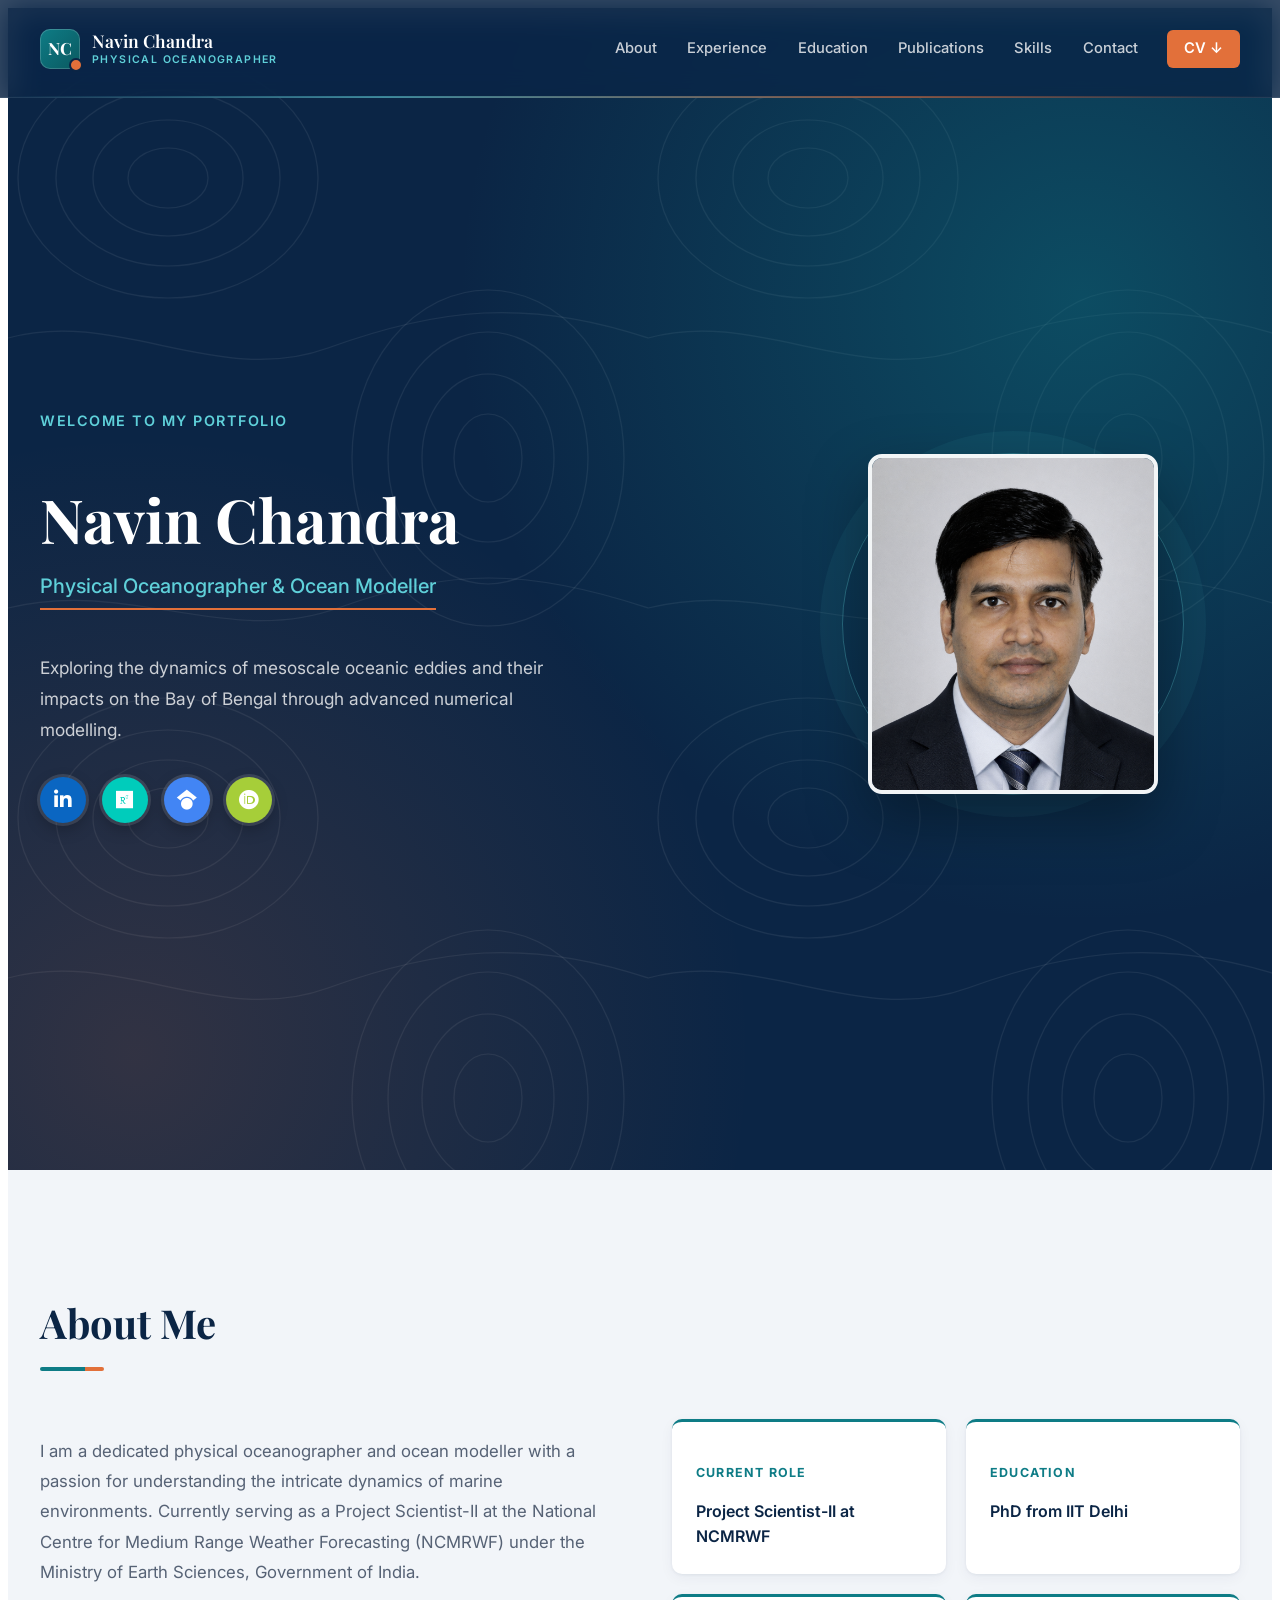
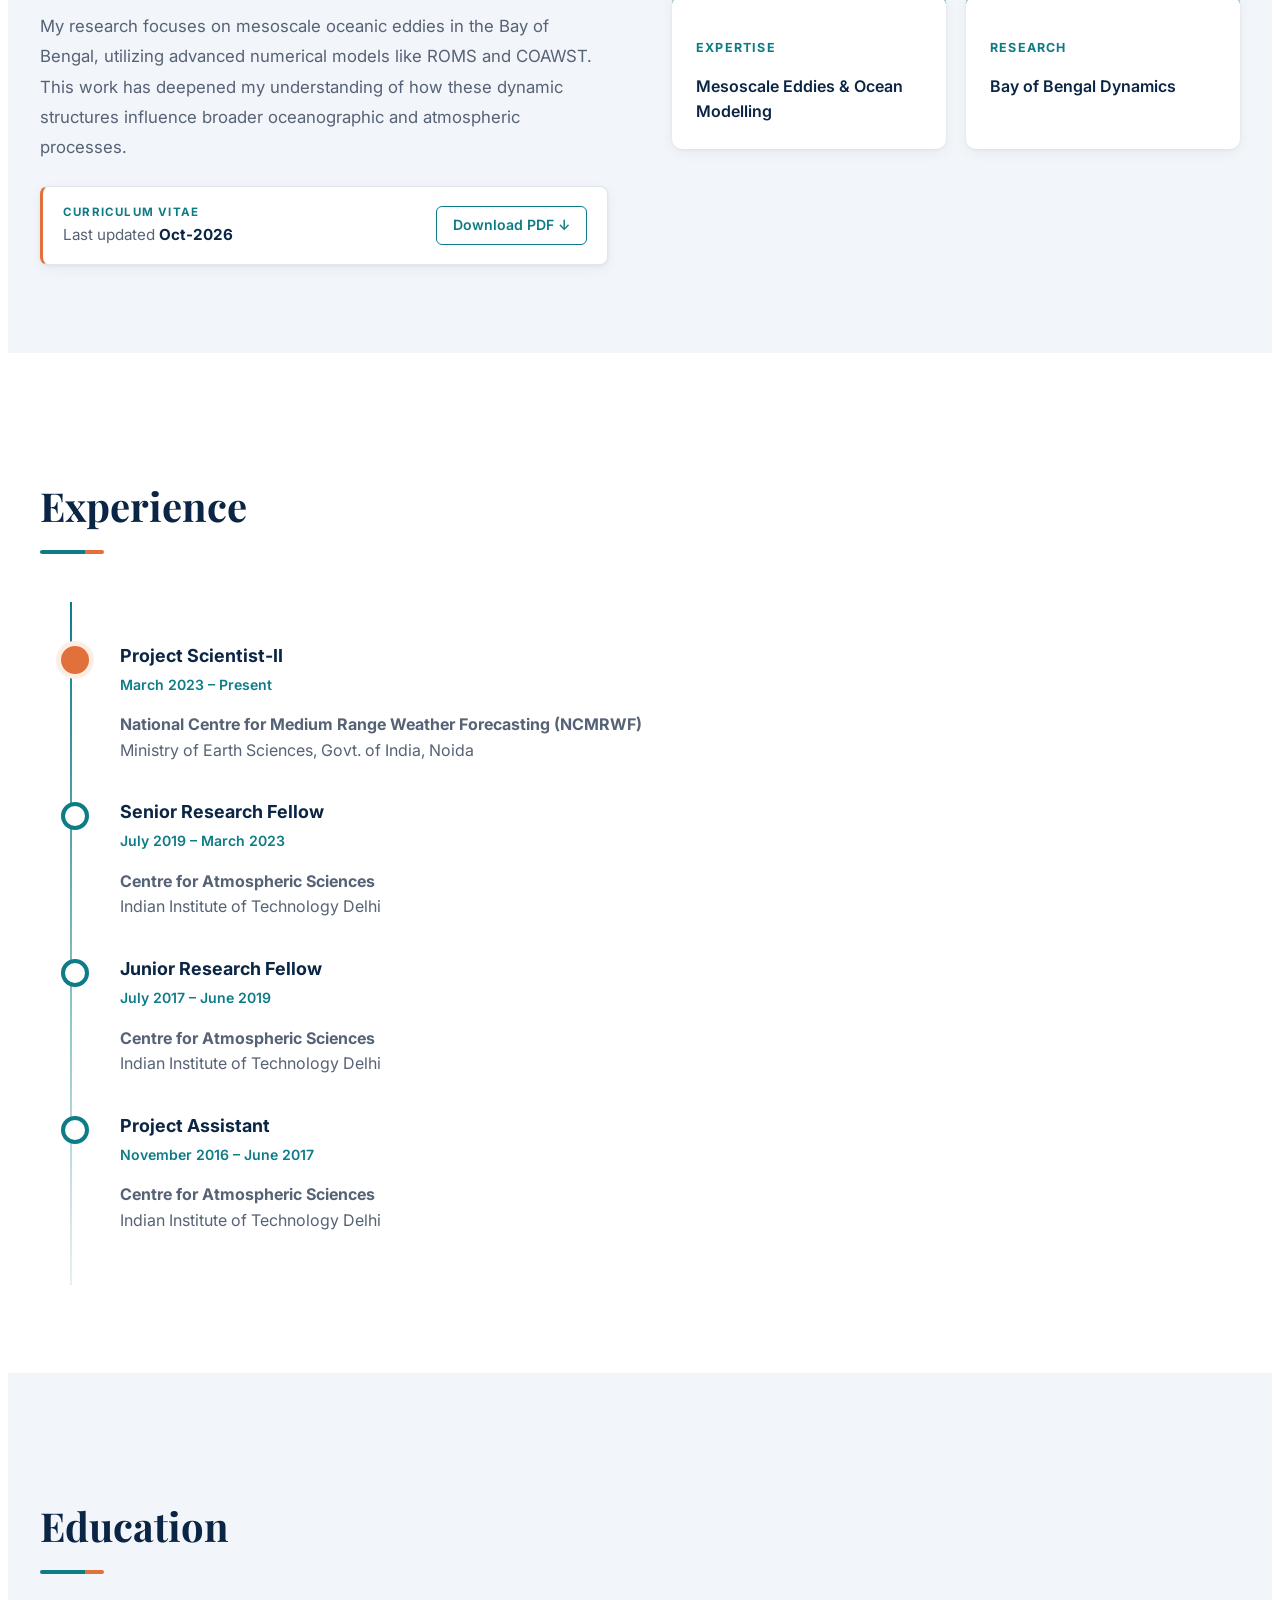
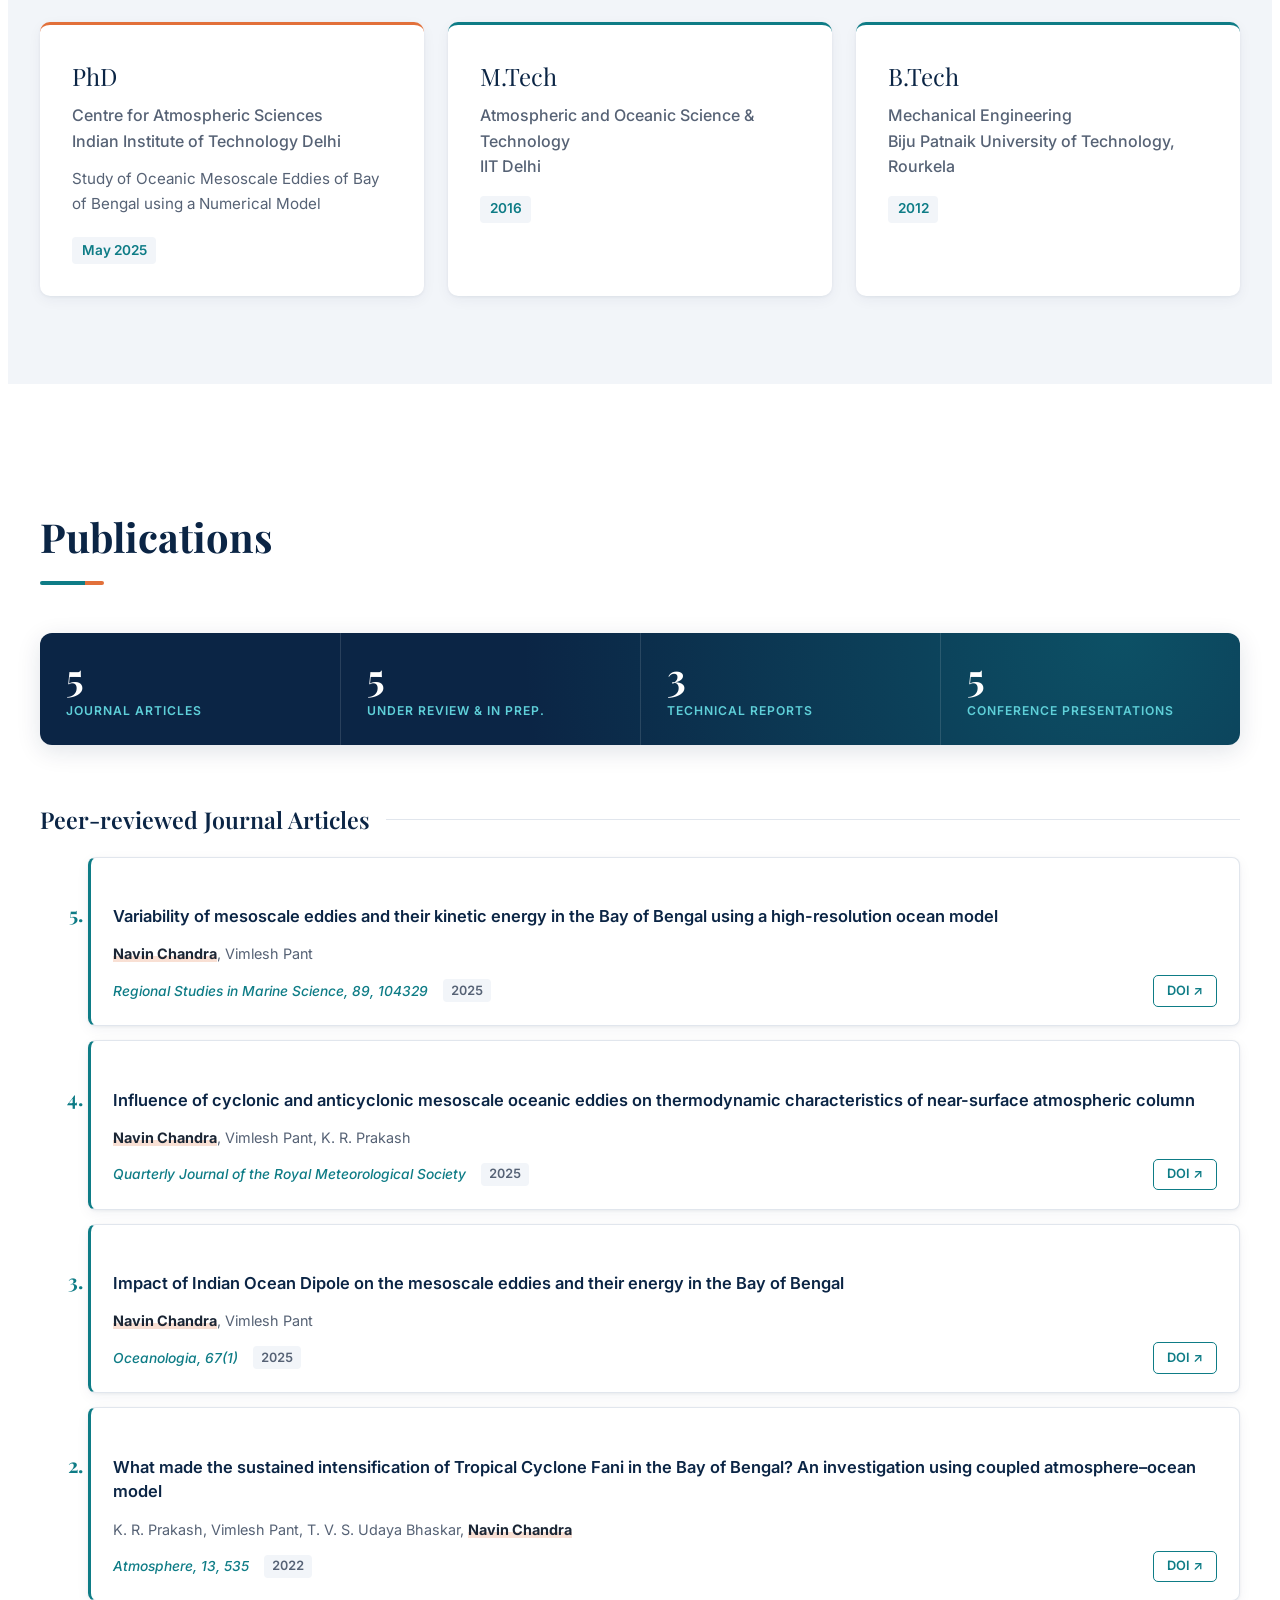
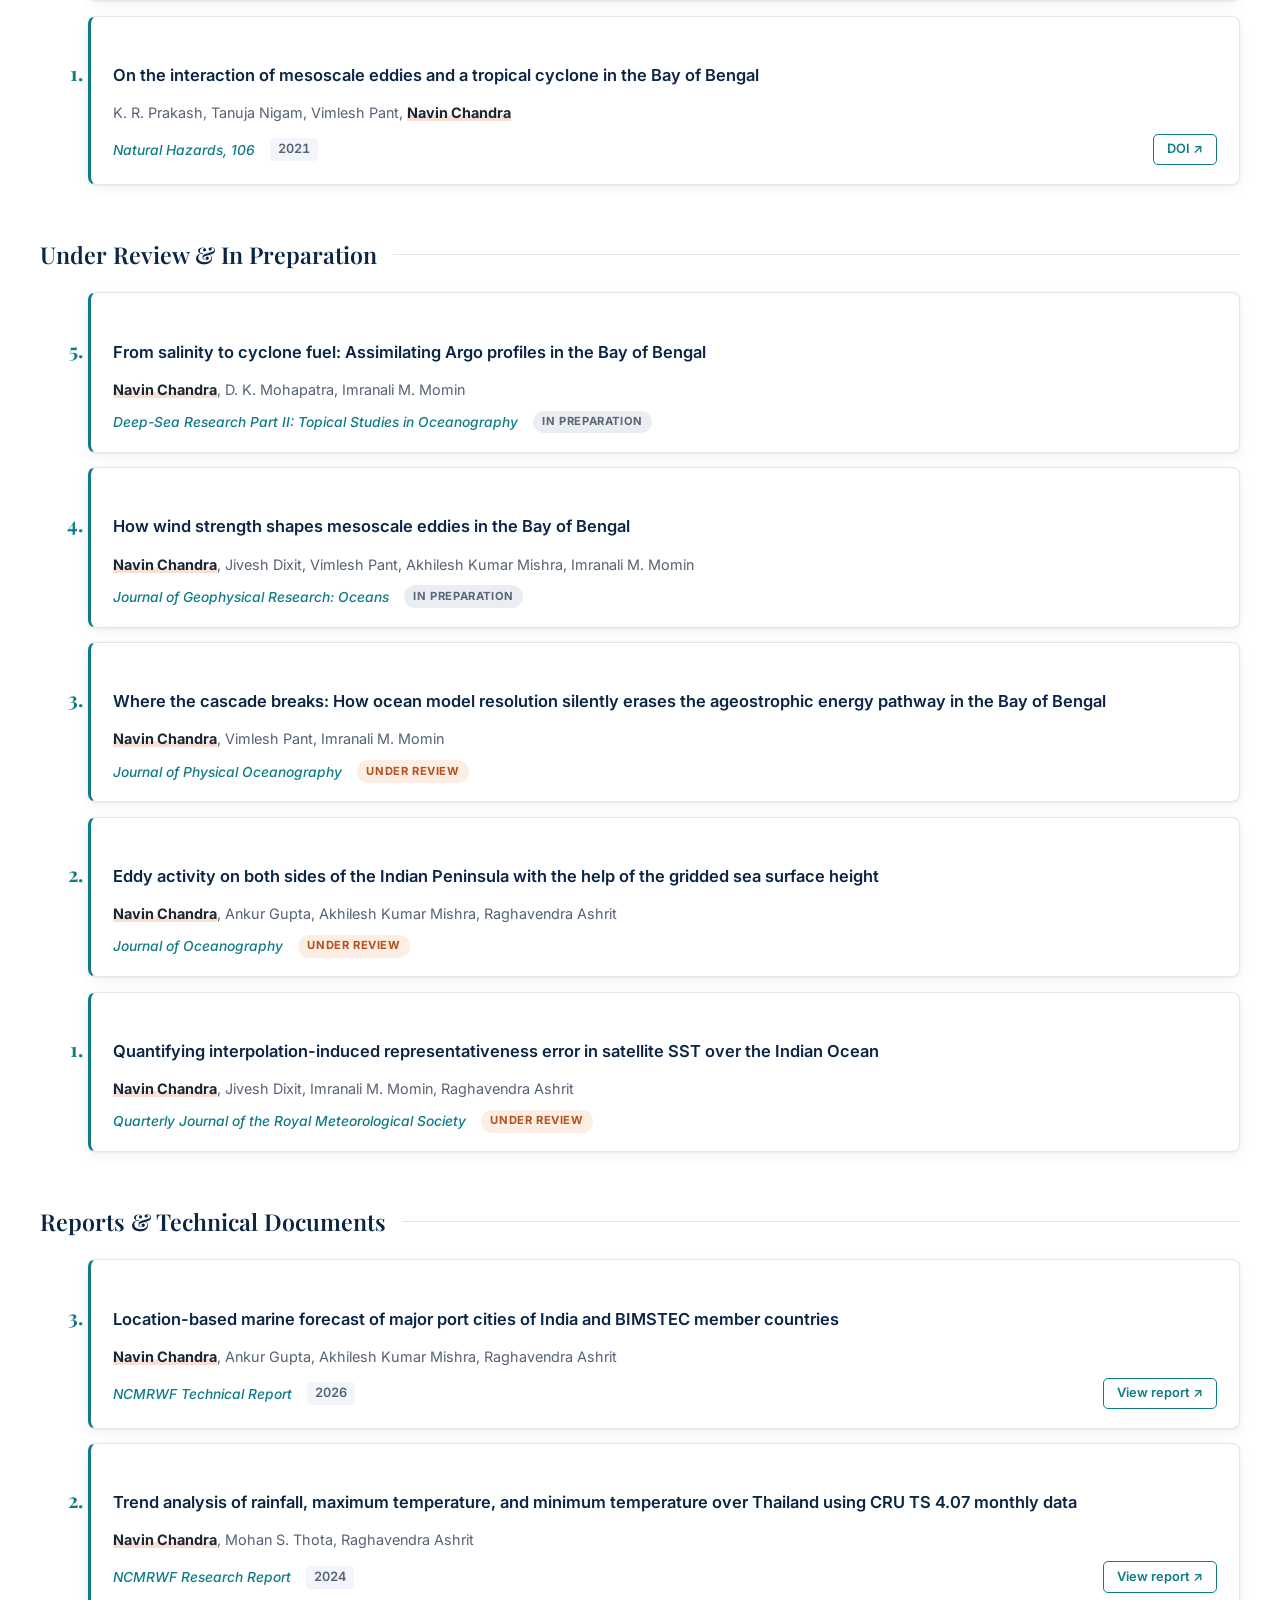
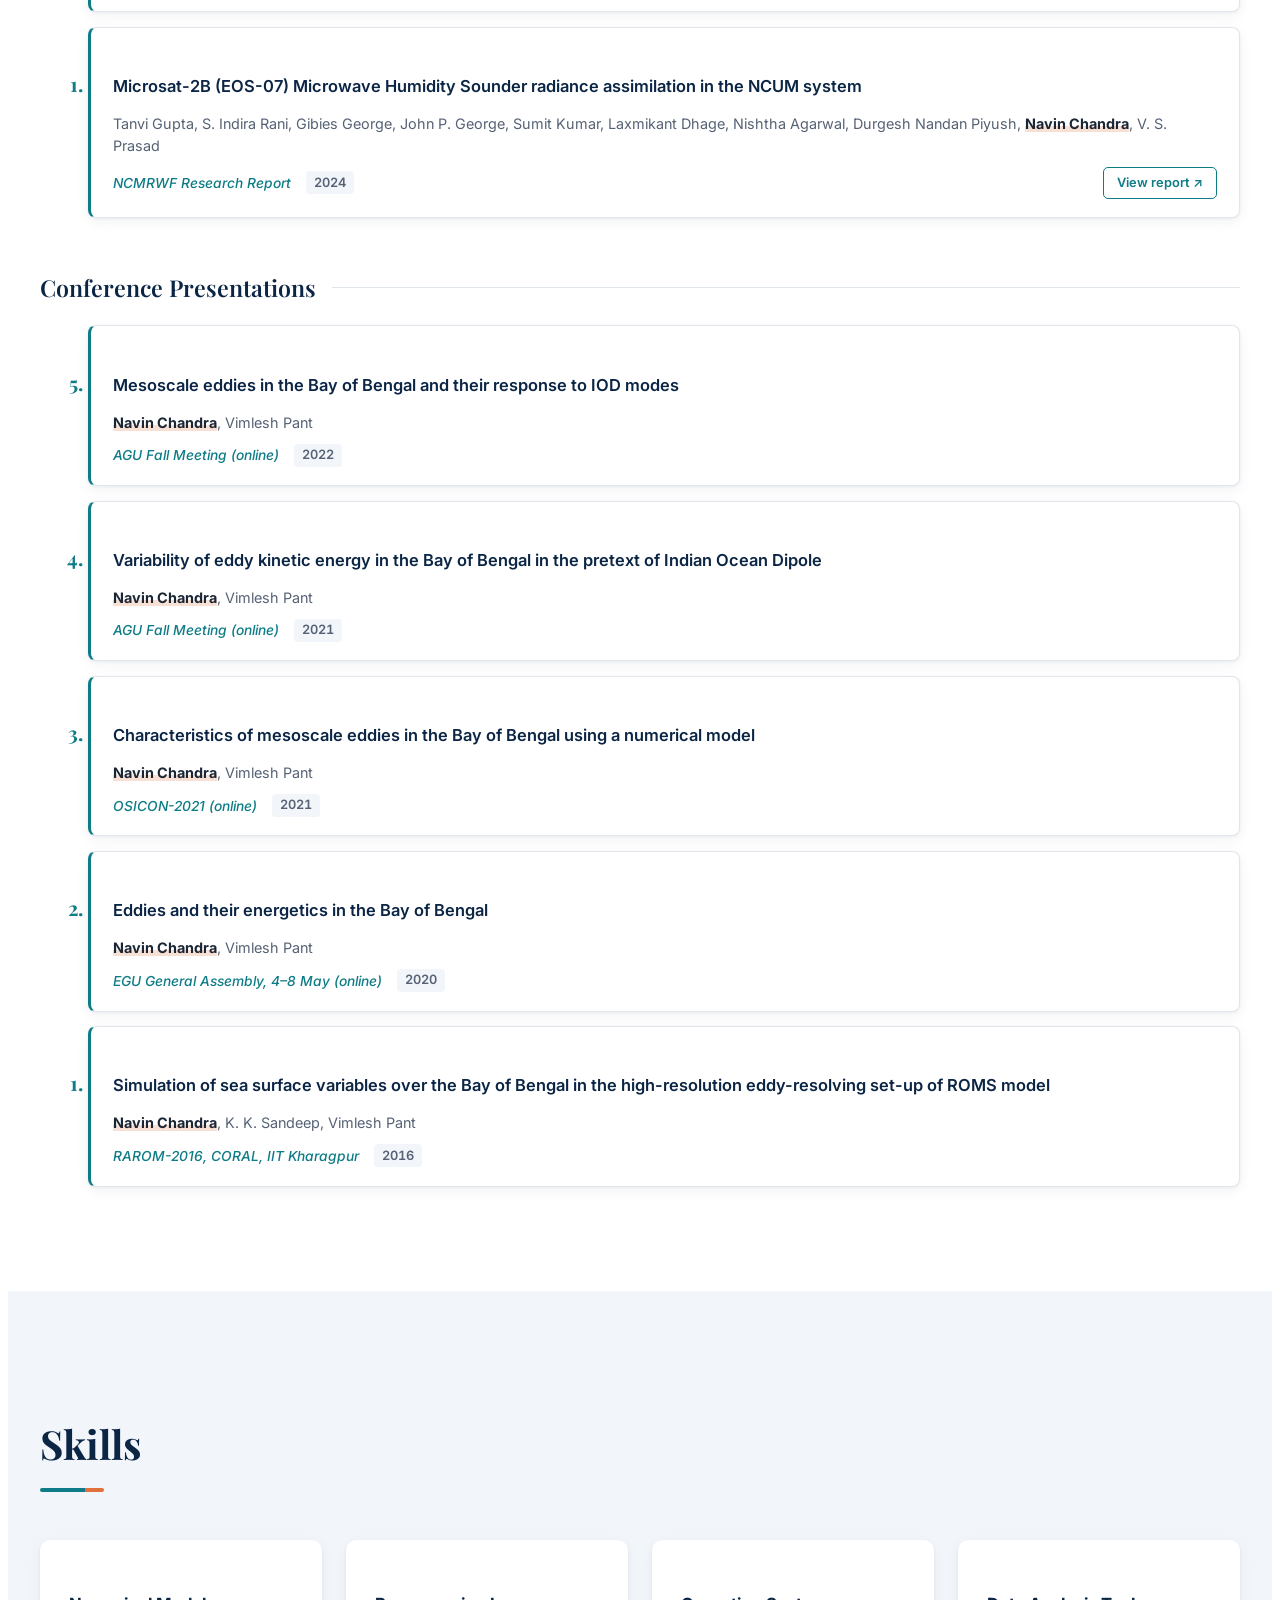
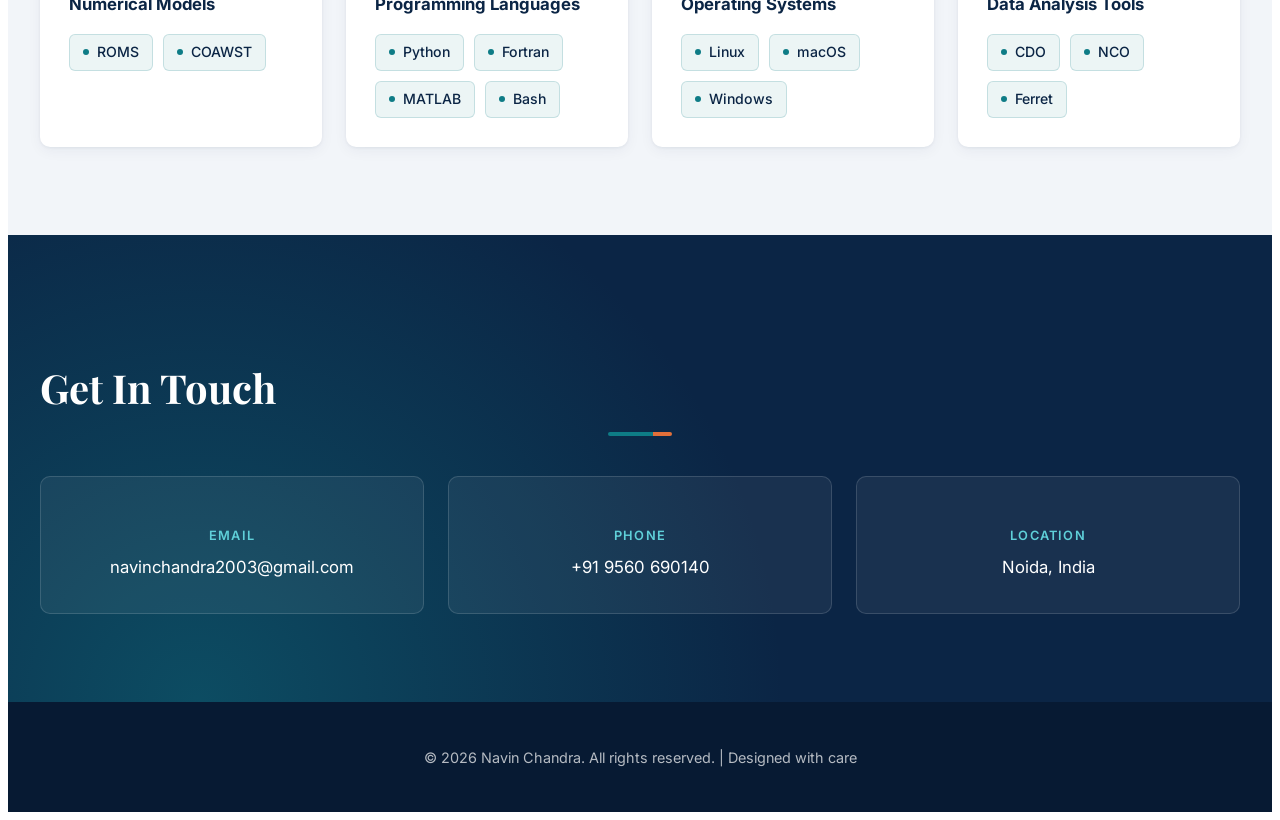
<file: index.html>
<!DOCTYPE html>
<html lang="en">
<head>
    <meta charset="UTF-8">
    <meta name="viewport" content="width=device-width, initial-scale=1.0">
    <title>Navin Chandra - Physical Oceanographer</title>
    <link href="https://fonts.googleapis.com/css2?family=Playfair+Display:wght@600;700&family=Inter:wght@400;500;600;700&display=swap" rel="stylesheet">
    <!-- Brand icons (LinkedIn, ResearchGate, ORCID, Google Scholar) -->
    <link rel="stylesheet" href="https://cdnjs.cloudflare.com/ajax/libs/font-awesome/6.5.2/css/all.min.css" crossorigin="anonymous" referrerpolicy="no-referrer">
    <link rel="stylesheet" href="style.css">
    <script src="script.js" defer></script>
</head>
<body>
    <!-- Navigation -->
    <nav>
        <div class="container">
            <a href="#home" class="logo" aria-label="Navin Chandra, back to top">
                <span class="logo-mark">NC</span>
                <span class="logo-text">Navin Chandra<small>Physical Oceanographer</small></span>
            </a>

            <!-- Mobile menu toggle (works without JavaScript) -->
            <input type="checkbox" id="nav-toggle" class="nav-toggle" aria-label="Open menu">
            <label for="nav-toggle" class="nav-burger" aria-hidden="true"><span></span></label>

            <ul class="nav-links">
                <li><a href="#about">About</a></li>
                <li><a href="#experience">Experience</a></li>
                <li><a href="#education">Education</a></li>
                <li><a href="#publication">Publications</a></li>
                <li><a href="#skills">Skills</a></li>
                <li><a href="#contact">Contact</a></li>
                <li class="nav-cv"><a href="Navin_Chandra_CV.pdf" target="_blank" rel="noopener">CV ↓</a></li>
            </ul>
        </div>
    </nav>

    <!-- Hero Section -->
    <section class="hero" id="home">
        <div class="container">
            <div class="hero-content">
                <p style="font-size: 0.9rem; color: var(--accent); font-weight: 600; text-transform: uppercase; letter-spacing: 1.5px;">Welcome to my portfolio</p>
                <h1>Navin Chandra</h1>
                <div class="subtitle">Physical Oceanographer & Ocean Modeller</div>
                <p>Exploring the dynamics of mesoscale oceanic eddies and their impacts on the Bay of Bengal through advanced numerical modelling.</p>
                
                <div class="social-links">
                    <a class="social--linkedin" href="https://www.linkedin.com/in/navin-chandra-877a0140/" target="_blank" rel="noopener" title="LinkedIn" aria-label="LinkedIn"><i class="fa-brands fa-linkedin-in" aria-hidden="true"></i></a>
                    <a class="social--researchgate" href="https://www.researchgate.net/profile/Navin_Chandra6" target="_blank" rel="noopener" title="ResearchGate" aria-label="ResearchGate"><i class="fa-brands fa-researchgate" aria-hidden="true"></i></a>
                    <a class="social--scholar" href="https://scholar.google.com/citations?user=1rpRKLAAAAAJ&amp;hl=en" target="_blank" rel="noopener" title="Google Scholar" aria-label="Google Scholar"><i class="fa-brands fa-google-scholar" aria-hidden="true"></i></a>
                    <a class="social--orcid" href="https://orcid.org/0000-0001-9891-887X" target="_blank" rel="noopener" title="ORCID" aria-label="ORCID"><i class="fa-brands fa-orcid" aria-hidden="true"></i></a>
                </div>
                
            </div>
            <div class="hero-image">
                <img src="navin.png" alt="Navin Chandra - Physical Oceanographer" title="Navin Chandra">
            </div>
        </div>
    </section>

    <!-- About Section -->
    <section id="about">
        <div class="container">
            <h2>About Me</h2>
            <div class="about-content">
                <div class="about-text">
                    <p>I am a dedicated physical oceanographer and ocean modeller with a passion for understanding the intricate dynamics of marine environments. Currently serving as a Project Scientist-II at the National Centre for Medium Range Weather Forecasting (NCMRWF) under the Ministry of Earth Sciences, Government of India.</p>
                    
                    <p>My research focuses on mesoscale oceanic eddies in the Bay of Bengal, utilizing advanced numerical models like ROMS and COAWST. This work has deepened my understanding of how these dynamic structures influence broader oceanographic and atmospheric processes.</p>

                    <!-- The date below fills itself in: script.js asks GitHub when
                         Navin_Chandra_CV.pdf was last committed. The text here is only
                         a fallback, shown if GitHub can't be reached. -->
                    <div class="cv-update">
                        <div class="cv-update-info">
                            <span class="cv-update-label">Curriculum Vitae</span>
                            <span class="cv-update-date">Last updated <time id="cv-date" datetime="2026-10" data-repo="chandra04/chandra04.github.io" data-file="Navin_Chandra_CV.pdf">Oct-2026</time></span>
                        </div>
                        <a class="cv-update-link" href="Navin_Chandra_CV.pdf" target="_blank" rel="noopener">Download PDF ↓</a>
                    </div>
                </div>
                
                <div class="about-highlights">
                    <div class="highlight-card">
                        <h4>Current Role</h4>
                        <p>Project Scientist-II at NCMRWF</p>
                    </div>
                    <div class="highlight-card">
                        <h4>Education</h4>
                        <p>PhD from IIT Delhi</p>
                    </div>
                    <div class="highlight-card">
                        <h4>Expertise</h4>
                        <p>Mesoscale Eddies & Ocean Modelling</p>
                    </div>
                    <div class="highlight-card">
                        <h4>Research</h4>
                        <p>Bay of Bengal Dynamics</p>
                    </div>
                </div>
            </div>
        </div>
    </section>

    <!-- Experience Section -->
    <section id="experience">
        <div class="container">
            <h2>Experience</h2>
            <div class="timeline">
                <div class="timeline-item">
                    <h4>Project Scientist-II</h4>
                    <div class="date">March 2023 – Present</div>
                    <p><strong>National Centre for Medium Range Weather Forecasting (NCMRWF)</strong><br>Ministry of Earth Sciences, Govt. of India, Noida</p>
                </div>

                <div class="timeline-item">
                    <h4>Senior Research Fellow</h4>
                    <div class="date">July 2019 – March 2023</div>
                    <p><strong>Centre for Atmospheric Sciences</strong><br>Indian Institute of Technology Delhi</p>
                </div>

                <div class="timeline-item">
                    <h4>Junior Research Fellow</h4>
                    <div class="date">July 2017 – June 2019</div>
                    <p><strong>Centre for Atmospheric Sciences</strong><br>Indian Institute of Technology Delhi</p>
                </div>

                <div class="timeline-item">
                    <h4>Project Assistant</h4>
                    <div class="date">November 2016 – June 2017</div>
                    <p><strong>Centre for Atmospheric Sciences</strong><br>Indian Institute of Technology Delhi</p>
                </div>
            </div>
        </div>
    </section>

    <!-- Education Section -->
    <section id="education">
        <div class="container">
            <h2>Education</h2>
            <div class="education-grid">
                <div class="education-card">
                    <div class="degree">PhD</div>
                    <div class="institution">Centre for Atmospheric Sciences<br>Indian Institute of Technology Delhi</div>
                    <p style="font-size: 0.95rem; color: var(--text-light); margin-top: 0.8rem;">Study of Oceanic Mesoscale Eddies of Bay of Bengal using a Numerical Model</p>
                    <div class="year">May 2025</div>
                </div>

                <div class="education-card">
                    <div class="degree">M.Tech</div>
                    <div class="institution">Atmospheric and Oceanic Science & Technology<br>IIT Delhi</div>
                    <div class="year">2016</div>
                </div>

                <div class="education-card">
                    <div class="degree">B.Tech</div>
                    <div class="institution">Mechanical Engineering<br>Biju Patnaik University of Technology, Rourkela</div>
                    <div class="year">2012</div>
                </div>
            </div>
        </div>
    </section>

    <!-- Publications Section -->
    <section id="publication">
        <div class="container">
            <h2>Publications</h2>
            <!-- Numbering is automatic: each <ol reversed> counts down. Just add/remove <li class="pub"> items. -->

            <!-- Summary strip (each card jumps to its group) -->
            <div class="pub-summary">
                <a class="pub-stat" href="#pub-published">
                    <strong>5</strong><span>Journal articles</span>
                </a>
                <a class="pub-stat" href="#pub-review">
                    <strong>5</strong><span>Under review &amp; in prep.</span>
                </a>
                <a class="pub-stat" href="#pub-reports">
                    <strong>3</strong><span>Technical reports</span>
                </a>
                <a class="pub-stat" href="#pub-talks">
                    <strong>5</strong><span>Conference presentations</span>
                </a>
            </div>

            <!-- ===== Published ===== -->
            <div class="pub-group" id="pub-published">
                <h3 class="pub-group-title">Peer-reviewed Journal Articles</h3>
                <ol class="pub-list" reversed>

                    <li class="pub">
                        <h4 class="pub-title">Variability of mesoscale eddies and their kinetic energy in the Bay of Bengal using a high-resolution ocean model</h4>
                        <p class="pub-authors"><span class="me">Navin Chandra</span>, Vimlesh Pant</p>
                        <div class="pub-meta">
                            <span class="pub-venue">Regional Studies in Marine Science, 89, 104329</span>
                            <span class="pub-year">2025</span>
                            <a class="pub-link" href="https://doi.org/10.1016/j.rsma.2025.104329" target="_blank" rel="noopener">DOI ↗</a>
                        </div>
                    </li>

                    <li class="pub">
                        <h4 class="pub-title">Influence of cyclonic and anticyclonic mesoscale oceanic eddies on thermodynamic characteristics of near-surface atmospheric column</h4>
                        <p class="pub-authors"><span class="me">Navin Chandra</span>, Vimlesh Pant, K. R. Prakash</p>
                        <div class="pub-meta">
                            <span class="pub-venue">Quarterly Journal of the Royal Meteorological Society</span>
                            <span class="pub-year">2025</span>
                            <a class="pub-link" href="https://doi.org/10.1002/qj.5036" target="_blank" rel="noopener">DOI ↗</a>
                        </div>
                    </li>

                    <li class="pub">
                        <h4 class="pub-title">Impact of Indian Ocean Dipole on the mesoscale eddies and their energy in the Bay of Bengal</h4>
                        <p class="pub-authors"><span class="me">Navin Chandra</span>, Vimlesh Pant</p>
                        <div class="pub-meta">
                            <span class="pub-venue">Oceanologia, 67(1)</span>
                            <span class="pub-year">2025</span>
                            <a class="pub-link" href="https://doi.org/10.5697/ygvi7171" target="_blank" rel="noopener">DOI ↗</a>
                        </div>
                    </li>

                    <li class="pub">
                        <h4 class="pub-title">What made the sustained intensification of Tropical Cyclone Fani in the Bay of Bengal? An investigation using coupled atmosphere–ocean model</h4>
                        <p class="pub-authors">K. R. Prakash, Vimlesh Pant, T. V. S. Udaya Bhaskar, <span class="me">Navin Chandra</span></p>
                        <div class="pub-meta">
                            <span class="pub-venue">Atmosphere, 13, 535</span>
                            <span class="pub-year">2022</span>
                            <a class="pub-link" href="https://doi.org/10.3390/atmos13040535" target="_blank" rel="noopener">DOI ↗</a>
                        </div>
                    </li>

                    <li class="pub">
                        <h4 class="pub-title">On the interaction of mesoscale eddies and a tropical cyclone in the Bay of Bengal</h4>
                        <p class="pub-authors">K. R. Prakash, Tanuja Nigam, Vimlesh Pant, <span class="me">Navin Chandra</span></p>
                        <div class="pub-meta">
                            <span class="pub-venue">Natural Hazards, 106</span>
                            <span class="pub-year">2021</span>
                            <a class="pub-link" href="https://doi.org/10.1007/s11069-021-04524-z" target="_blank" rel="noopener">DOI ↗</a>
                        </div>
                    </li>

                </ol>
            </div>

            <!-- ===== Under review / in preparation ===== -->
            <div class="pub-group" id="pub-review">
                <h3 class="pub-group-title">Under Review &amp; In Preparation</h3>
                <ol class="pub-list" reversed>

                    <li class="pub">
                        <h4 class="pub-title">From salinity to cyclone fuel: Assimilating Argo profiles in the Bay of Bengal</h4>
                        <p class="pub-authors"><span class="me">Navin Chandra</span>, D. K. Mohapatra, Imranali M. Momin</p>
                        <div class="pub-meta">
                            <span class="pub-venue">Deep-Sea Research Part II: Topical Studies in Oceanography</span>
                            <span class="badge badge--prep">In preparation</span>
                        </div>
                    </li>

                    <li class="pub">
                        <h4 class="pub-title">How wind strength shapes mesoscale eddies in the Bay of Bengal</h4>
                        <p class="pub-authors"><span class="me">Navin Chandra</span>, Jivesh Dixit, Vimlesh Pant, Akhilesh Kumar Mishra, Imranali M. Momin</p>
                        <div class="pub-meta">
                            <span class="pub-venue">Journal of Geophysical Research: Oceans</span>
                            <span class="badge badge--prep">In preparation</span>
                        </div>
                    </li>

                    <li class="pub">
                        <h4 class="pub-title">Where the cascade breaks: How ocean model resolution silently erases the ageostrophic energy pathway in the Bay of Bengal</h4>
                        <p class="pub-authors"><span class="me">Navin Chandra</span>, Vimlesh Pant, Imranali M. Momin</p>
                        <div class="pub-meta">
                            <span class="pub-venue">Journal of Physical Oceanography</span>
                            <span class="badge badge--review">Under review</span>
                        </div>
                    </li>

                    <li class="pub">
                        <h4 class="pub-title">Eddy activity on both sides of the Indian Peninsula with the help of the gridded sea surface height</h4>
                        <p class="pub-authors"><span class="me">Navin Chandra</span>, Ankur Gupta, Akhilesh Kumar Mishra, Raghavendra Ashrit</p>
                        <div class="pub-meta">
                            <span class="pub-venue">Journal of Oceanography</span>
                            <span class="badge badge--review">Under review</span>
                        </div>
                    </li>

                    <li class="pub">
                        <h4 class="pub-title">Quantifying interpolation-induced representativeness error in satellite SST over the Indian Ocean</h4>
                        <p class="pub-authors"><span class="me">Navin Chandra</span>, Jivesh Dixit, Imranali M. Momin, Raghavendra Ashrit</p>
                        <div class="pub-meta">
                            <span class="pub-venue">Quarterly Journal of the Royal Meteorological Society</span>
                            <span class="badge badge--review">Under review</span>
                        </div>
                    </li>

                </ol>
            </div>

            <!-- ===== Reports ===== -->
            <div class="pub-group" id="pub-reports">
                <h3 class="pub-group-title">Reports &amp; Technical Documents</h3>
                <ol class="pub-list" reversed>

                    <li class="pub">
                        <h4 class="pub-title">Location-based marine forecast of major port cities of India and BIMSTEC member countries</h4>
                        <p class="pub-authors"><span class="me">Navin Chandra</span>, Ankur Gupta, Akhilesh Kumar Mishra, Raghavendra Ashrit</p>
                        <div class="pub-meta">
                            <span class="pub-venue">NCMRWF Technical Report</span>
                            <span class="pub-year">2026</span>
                            <a class="pub-link" href="https://nwp.ncmrwf.gov.in/publications/rr/10.64349/nmrf.tr.4.2026" target="_blank" rel="noopener">View report ↗</a>
                        </div>
                    </li>

                    <li class="pub">
                        <h4 class="pub-title">Trend analysis of rainfall, maximum temperature, and minimum temperature over Thailand using CRU TS 4.07 monthly data</h4>
                        <p class="pub-authors"><span class="me">Navin Chandra</span>, Mohan S. Thota, Raghavendra Ashrit</p>
                        <div class="pub-meta">
                            <span class="pub-venue">NCMRWF Research Report</span>
                            <span class="pub-year">2024</span>
                            <a class="pub-link" href="https://nwp.ncmrwf.gov.in/publications/rr/10.64349/nmrf.rr.5.2024" target="_blank" rel="noopener">View report ↗</a>
                        </div>
                    </li>

                    <li class="pub">
                        <h4 class="pub-title">Microsat-2B (EOS-07) Microwave Humidity Sounder radiance assimilation in the NCUM system</h4>
                        <p class="pub-authors">Tanvi Gupta, S. Indira Rani, Gibies George, John P. George, Sumit Kumar, Laxmikant Dhage, Nishtha Agarwal, Durgesh Nandan Piyush, <span class="me">Navin Chandra</span>, V. S. Prasad</p>
                        <div class="pub-meta">
                            <span class="pub-venue">NCMRWF Research Report</span>
                            <span class="pub-year">2024</span>
                            <a class="pub-link" href="https://nwp.ncmrwf.gov.in/publications/rr/10.64349/nmrf.rr.2.2024" target="_blank" rel="noopener">View report ↗</a>
                        </div>
                    </li>

                </ol>
            </div>

            <!-- ===== Conferences ===== -->
            <div class="pub-group" id="pub-talks">
                <h3 class="pub-group-title">Conference Presentations</h3>
                <ol class="pub-list" reversed>

                    <li class="pub">
                        <h4 class="pub-title">Mesoscale eddies in the Bay of Bengal and their response to IOD modes</h4>
                        <p class="pub-authors"><span class="me">Navin Chandra</span>, Vimlesh Pant</p>
                        <div class="pub-meta">
                            <span class="pub-venue">AGU Fall Meeting (online)</span>
                            <span class="pub-year">2022</span>
                        </div>
                    </li>

                    <li class="pub">
                        <h4 class="pub-title">Variability of eddy kinetic energy in the Bay of Bengal in the pretext of Indian Ocean Dipole</h4>
                        <p class="pub-authors"><span class="me">Navin Chandra</span>, Vimlesh Pant</p>
                        <div class="pub-meta">
                            <span class="pub-venue">AGU Fall Meeting (online)</span>
                            <span class="pub-year">2021</span>
                        </div>
                    </li>

                    <li class="pub">
                        <h4 class="pub-title">Characteristics of mesoscale eddies in the Bay of Bengal using a numerical model</h4>
                        <p class="pub-authors"><span class="me">Navin Chandra</span>, Vimlesh Pant</p>
                        <div class="pub-meta">
                            <span class="pub-venue">OSICON-2021 (online)</span>
                            <span class="pub-year">2021</span>
                        </div>
                    </li>

                    <li class="pub">
                        <h4 class="pub-title">Eddies and their energetics in the Bay of Bengal</h4>
                        <p class="pub-authors"><span class="me">Navin Chandra</span>, Vimlesh Pant</p>
                        <div class="pub-meta">
                            <span class="pub-venue">EGU General Assembly, 4–8 May (online)</span>
                            <span class="pub-year">2020</span>
                        </div>
                    </li>

                    <li class="pub">
                        <h4 class="pub-title">Simulation of sea surface variables over the Bay of Bengal in the high-resolution eddy-resolving set-up of ROMS model</h4>
                        <p class="pub-authors"><span class="me">Navin Chandra</span>, K. K. Sandeep, Vimlesh Pant</p>
                        <div class="pub-meta">
                            <span class="pub-venue">RAROM-2016, CORAL, IIT Kharagpur</span>
                            <span class="pub-year">2016</span>
                        </div>
                    </li>

                </ol>
            </div>

        </div>
    </section>

    <!-- Skills Section -->
    <section id="skills">
        <div class="container">
            <h2>Skills</h2>
            <div class="skills-grid">
                <div class="skill-category">
                    <h4>Numerical Models</h4>
                    <div class="skill-tags">
                        <span class="skill-tag">ROMS</span>
                        <span class="skill-tag">COAWST</span>
                    </div>
                </div>

                <div class="skill-category">
                    <h4>Programming Languages</h4>
                    <div class="skill-tags">
                        <span class="skill-tag">Python</span>
                        <span class="skill-tag">Fortran</span>
                        <span class="skill-tag">MATLAB</span>
                        <span class="skill-tag">Bash</span>
                    </div>
                </div>

                <div class="skill-category">
                    <h4>Operating Systems</h4>
                    <div class="skill-tags">
                        <span class="skill-tag">Linux</span>
                        <span class="skill-tag">macOS</span>
                        <span class="skill-tag">Windows</span>
                    </div>
                </div>

                <div class="skill-category">
                    <h4>Data Analysis Tools</h4>
                    <div class="skill-tags">
                        <span class="skill-tag">CDO</span>
                        <span class="skill-tag">NCO</span>
                        <span class="skill-tag">Ferret</span>
                    </div>
                </div>
            </div>
        </div>
    </section>

    <!-- Contact Section -->
    <section id="contact">
        <div class="container">
            <h2>Get In Touch</h2>
            <div class="contact-info">
                <div class="contact-method">
                    <h4>Email</h4>
                    <p><a href="mailto:navinchandra2003@gmail.com">navinchandra2003@gmail.com</a></p>
                </div>
                <div class="contact-method">
                    <h4>Phone</h4>
                    <p><a href="tel:+919560690140">+91 9560 690140</a></p>
                </div>
                <div class="contact-method">
                    <h4>Location</h4>
                    <p>Noida, India</p>
                </div>
            </div>
        </div>
    </section>

    <!-- Footer -->
    <footer>
        <div class="container">
            <p>&copy; 2026 Navin Chandra. All rights reserved. | Designed with care</p>
        </div>
    </footer>
</body>
</html>
</file>
<file: style.css>
---
---

/* =========================================================
   Navin Chandra — portfolio stylesheet
   Palette: deep-ocean navy, teal (cold), coral (warm)
   ========================================================= */

* {
    margin: 0;
    padding: 0;
    box-sizing: border-box;
}

:root {
    --primary: #0b2545;        /* deep ocean navy */
    --primary-light: #13315c;
    --accent: #0e7c86;         /* teal */
    --accent-light: #5fd0d9;   /* teal for dark backgrounds */
    --warm: #e2703a;           /* coral highlight, used sparingly */
    --warm-soft: #fdeee5;
    --text-dark: #1b2635;
    --text-light: #566275;
    --border-light: #e1e6ed;
    --bg-light: #f2f5f9;
    --bg-white: #ffffff;
    --shadow-sm: 0 1px 3px rgba(11, 37, 69, 0.06), 0 4px 14px rgba(11, 37, 69, 0.05);
    --shadow-md: 0 6px 24px rgba(11, 37, 69, 0.12);
}

html {
    scroll-behavior: smooth;
}

body {
    font-family: 'Inter', sans-serif;
    color: var(--text-dark);
    background: var(--bg-white);
    line-height: 1.6;
    overflow-x: hidden;
}

/* ===== NAVIGATION ===== */
nav {
    position: fixed;
    top: 0;
    left: 0;
    width: 100%;
    z-index: 100;
    padding: 0.85rem 0;
    background: rgba(11, 37, 69, 0.82);
    -webkit-backdrop-filter: blur(14px) saturate(140%);
    backdrop-filter: blur(14px) saturate(140%);
    border-bottom: 1px solid rgba(255, 255, 255, 0.08);
    transition: padding 0.3s ease, background 0.3s ease, box-shadow 0.3s ease;
}

/* thin teal-to-coral line along the bottom edge */
nav::after {
    content: '';
    position: absolute;
    left: 0;
    right: 0;
    bottom: -1px;
    height: 2px;
    background: linear-gradient(90deg, transparent, var(--accent-light) 30%, var(--warm) 70%, transparent);
    opacity: 0.55;
}

/* added by script.js once the page is scrolled */
nav.scrolled {
    padding: 0.55rem 0;
    background: rgba(11, 37, 69, 0.96);
    box-shadow: 0 8px 28px rgba(0, 0, 0, 0.18);
}

nav .container {
    max-width: 1200px;
    margin: 0 auto;
    padding: 0 2rem;
    display: flex;
    justify-content: space-between;
    align-items: center;
    gap: 2rem;
}

/* --- Brand --- */
.logo {
    display: flex;
    align-items: center;
    gap: 0.75rem;
    text-decoration: none;
}

.logo-mark {
    position: relative;
    display: grid;
    place-items: center;
    width: 40px;
    height: 40px;
    border-radius: 10px;
    background: linear-gradient(135deg, var(--accent), #0a5960);
    box-shadow: inset 0 0 0 1px rgba(255, 255, 255, 0.18);
    color: #fff;
    font-family: 'Playfair Display', serif;
    font-size: 1.05rem;
    font-weight: 700;
    letter-spacing: 0.5px;
    transition: transform 0.3s ease;
}

.logo-mark::after {
    content: '';
    position: absolute;
    right: -3px;
    bottom: -3px;
    width: 10px;
    height: 10px;
    border-radius: 50%;
    background: var(--warm);
    border: 2px solid var(--primary);
}

.logo:hover .logo-mark {
    transform: rotate(-6deg);
}

.logo-text {
    display: flex;
    flex-direction: column;
    line-height: 1.15;
    color: #fff;
    font-family: 'Playfair Display', serif;
    font-size: 1.1rem;
    font-weight: 600;
}

.logo-text small {
    margin-top: 0.2rem;
    font-family: 'Inter', sans-serif;
    font-size: 0.66rem;
    font-weight: 600;
    letter-spacing: 1.4px;
    text-transform: uppercase;
    color: var(--accent-light);
}

/* --- Links --- */
.nav-links {
    list-style: none;
    display: flex;
    align-items: center;
    gap: 0.2rem;
}

.nav-links a {
    display: block;
    padding: 0.45rem 0.85rem;
    border-radius: 6px;
    color: rgba(255, 255, 255, 0.78);
    font-size: 0.92rem;
    font-weight: 500;
    text-decoration: none;
    transition: color 0.2s ease, background 0.2s ease;
}

.nav-links a:hover {
    color: #fff;
    background: rgba(255, 255, 255, 0.08);
}

/* current section (set by script.js) */
.nav-links a.active {
    color: #fff;
    background: rgba(95, 208, 217, 0.16);
    box-shadow: inset 0 -2px 0 var(--accent-light);
}

.nav-cv {
    margin-left: 0.8rem;
}

.nav-links .nav-cv a {
    background: var(--warm);
    color: #fff;
    font-weight: 600;
    padding: 0.45rem 1.05rem;
    box-shadow: none;
}

.nav-links .nav-cv a:hover {
    background: #cf5f2b;
}

/* --- Mobile menu toggle (pure CSS checkbox; hidden on desktop) --- */
.nav-toggle {
    position: absolute;
    opacity: 0;
    pointer-events: none;
}

.nav-burger {
    display: none;
}

@media (max-width: 960px) {
    nav .container {
        padding: 0 1.25rem;
    }

    .nav-burger {
        display: flex;
        align-items: center;
        justify-content: center;
        width: 42px;
        height: 42px;
        border-radius: 8px;
        border: 1px solid rgba(255, 255, 255, 0.2);
        cursor: pointer;
        transition: background 0.2s ease;
    }

    .nav-burger:hover {
        background: rgba(255, 255, 255, 0.08);
    }

    .nav-burger span,
    .nav-burger span::before,
    .nav-burger span::after {
        display: block;
        width: 20px;
        height: 2px;
        border-radius: 2px;
        background: #fff;
        transition: transform 0.25s ease, background 0.25s ease;
    }

    .nav-burger span {
        position: relative;
    }

    .nav-burger span::before,
    .nav-burger span::after {
        content: '';
        position: absolute;
        left: 0;
    }

    .nav-burger span::before { top: -6px; }
    .nav-burger span::after  { top: 6px; }

    .nav-toggle:checked + .nav-burger span {
        background: transparent;
    }

    .nav-toggle:checked + .nav-burger span::before {
        transform: translateY(6px) rotate(45deg);
    }

    .nav-toggle:checked + .nav-burger span::after {
        transform: translateY(-6px) rotate(-45deg);
    }

    .nav-toggle:focus-visible + .nav-burger {
        outline: 2px solid var(--accent-light);
        outline-offset: 2px;
    }

    .nav-links {
        position: absolute;
        top: 100%;
        left: 0;
        right: 0;
        flex-direction: column;
        align-items: stretch;
        gap: 0.2rem;
        padding: 0.75rem 1.25rem 1.25rem;
        background: var(--primary);
        border-bottom: 1px solid rgba(255, 255, 255, 0.08);
        box-shadow: 0 18px 30px rgba(0, 0, 0, 0.25);
        opacity: 0;
        visibility: hidden;
        transform: translateY(-8px);
        transition: opacity 0.25s ease, transform 0.25s ease, visibility 0.25s;
    }

    .nav-toggle:checked ~ .nav-links {
        opacity: 1;
        visibility: visible;
        transform: none;
    }

    .nav-links a {
        padding: 0.75rem 1rem;
        font-size: 1rem;
    }

    .nav-cv {
        margin: 0.6rem 0 0;
    }

    .nav-links .nav-cv a {
        text-align: center;
        padding: 0.75rem 1rem;
    }
}

@media (max-width: 400px) {
    .logo-text small {
        display: none;
    }
}

/* ===== HERO SECTION ===== */
.hero {
    --accent: var(--accent-light);   /* lighter teal reads better on navy */
    padding: calc(6rem + 70px) 2rem 6rem;   /* hero runs under the translucent nav */
    min-height: 100vh;
    display: flex;
    align-items: center;
    color: #fff;
    background-color: var(--primary);
    /* glow + eddy-contour motif */
    background-image:
        radial-gradient(circle at 85% 25%, rgba(14, 124, 134, 0.45), transparent 45%),
        radial-gradient(circle at 10% 90%, rgba(226, 112, 58, 0.18), transparent 40%),
        url("data:image/svg+xml,%3Csvg xmlns='http://www.w3.org/2000/svg' width='640' height='640' viewBox='0 0 640 640'%3E%3Cg fill='none' stroke='%23ffffff' stroke-opacity='0.07' stroke-width='1.2'%3E%3Cellipse cx='160' cy='170' rx='40' ry='30'/%3E%3Cellipse cx='160' cy='170' rx='75' ry='58'/%3E%3Cellipse cx='160' cy='170' rx='112' ry='88'/%3E%3Cellipse cx='160' cy='170' rx='150' ry='120'/%3E%3Cellipse cx='480' cy='450' rx='34' ry='44'/%3E%3Cellipse cx='480' cy='450' rx='66' ry='84'/%3E%3Cellipse cx='480' cy='450' rx='100' ry='126'/%3E%3Cellipse cx='480' cy='450' rx='136' ry='168'/%3E%3Cpath d='M0 330 C110 300 210 380 320 340 S520 290 640 330'/%3E%3Cpath d='M0 600 C120 570 220 640 330 600 S520 560 640 600'/%3E%3C/g%3E%3C/svg%3E");
    background-size: auto, auto, 640px 640px;
}

.hero .container {
    max-width: 1200px;
    margin: 0 auto;
    width: 100%;
    display: grid;
    grid-template-columns: 1.2fr 0.8fr;
    gap: 4rem;
    align-items: center;
}

.hero-content h1 {
    font-family: 'Playfair Display', serif;
    font-size: 3.8rem;
    font-weight: 700;
    line-height: 1.15;
    color: #fff;
    margin-bottom: 1rem;
    animation: slideInLeft 0.8s ease;
}

.hero-content .subtitle {
    display: inline-block;
    font-size: 1.25rem;
    color: var(--accent-light);
    font-weight: 500;
    margin-bottom: 1.5rem;
    padding-bottom: 0.4rem;
    border-bottom: 2px solid var(--warm);
    animation: slideInLeft 0.8s ease 0.1s both;
}

.hero-content p {
    font-size: 1.08rem;
    color: rgba(255, 255, 255, 0.78);
    margin-bottom: 2rem;
    line-height: 1.8;
    max-width: 34rem;
    animation: slideInLeft 0.8s ease 0.2s both;
}

.hero-image {
    position: relative;
    animation: slideInRight 0.8s ease;
    display: flex;
    justify-content: center;
    align-items: center;
}

/* soft teal ring behind the portrait */
.hero-image::before {
    content: '';
    position: absolute;
    width: 78%;
    max-width: 340px;
    aspect-ratio: 1;
    border-radius: 50%;
    border: 1px solid rgba(95, 208, 217, 0.35);
    box-shadow: 0 0 0 22px rgba(95, 208, 217, 0.06);
}

.hero-image img {
    position: relative;
    width: 62%;
    max-width: 290px;
    aspect-ratio: 0.85;
    object-fit: cover;
    object-position: center top;
    border-radius: 14px;
    border: 4px solid rgba(255, 255, 255, 0.95);
    box-shadow: 0 25px 60px rgba(0, 0, 0, 0.35);
    transition: transform 0.3s ease;
}

.hero-image img:hover {
    transform: translateY(-5px);
}

.social-links {
    display: flex;
    gap: 1rem;
    margin-bottom: 2rem;
    animation: slideInLeft 0.8s ease 0.3s both;
}

/* Each button uses its platform's own brand colour */
.social-links a {
    --brand: #ffffff;
    display: inline-flex;
    align-items: center;
    justify-content: center;
    width: 46px;
    height: 46px;
    border-radius: 50%;
    background: var(--brand);
    color: #fff;
    font-size: 1.25rem;
    text-decoration: none;
    box-shadow: 0 0 0 3px rgba(255, 255, 255, 0.12), 0 6px 16px rgba(0, 0, 0, 0.25);
    transition: transform 0.25s ease, box-shadow 0.25s ease, filter 0.25s ease;
}

.social-links a.social--linkedin     { --brand: #0a66c2; }
.social-links a.social--researchgate { --brand: #00ccbb; }
.social-links a.social--scholar      { --brand: #4285f4; }
.social-links a.social--orcid        { --brand: #a6ce39; }

.social-links a:hover {
    transform: translateY(-3px);
    filter: brightness(1.08);
    box-shadow: 0 0 0 3px rgba(255, 255, 255, 0.3), 0 10px 22px rgba(0, 0, 0, 0.3);
}

.social-links a:focus-visible {
    outline: 2px solid #fff;
    outline-offset: 3px;
}

.cta-button {
    display: inline-block;
    padding: 0.9rem 2rem;
    background: var(--warm);
    color: #fff;
    text-decoration: none;
    border-radius: 6px;
    font-weight: 600;
    transition: all 0.25s ease;
    cursor: pointer;
    border: none;
    font-size: 1rem;
    animation: slideInLeft 0.8s ease 0.3s both;
}

.cta-button:hover {
    transform: translateY(-2px);
    background: #cf5f2b;
    box-shadow: 0 10px 26px rgba(226, 112, 58, 0.35);
}

@keyframes slideInLeft {
    from { opacity: 0; transform: translateX(-30px); }
    to   { opacity: 1; transform: translateX(0); }
}

@keyframes slideInRight {
    from { opacity: 0; transform: translateX(30px); }
    to   { opacity: 1; transform: translateX(0); }
}

/* ===== SECTIONS ===== */
section {
    scroll-margin-top: 60px;   /* keeps headings clear of the fixed nav */
    padding: 5.5rem 2rem;
}

.container {
    max-width: 1200px;
    margin: 0 auto;
}

section h2 {
    font-family: 'Playfair Display', serif;
    font-size: 2.5rem;
    color: var(--primary);
    margin-bottom: 3rem;
    text-align: left;
    position: relative;
    padding-bottom: 1rem;
}

section h2::before {
    content: '';
    position: absolute;
    width: 64px;
    height: 4px;
    background: linear-gradient(90deg, var(--accent) 0 70%, var(--warm) 70% 100%);
    bottom: 0;
    left: 0;
    border-radius: 2px;
}

/* ===== ABOUT SECTION ===== */
#about {
    background: var(--bg-light);
}

.about-content {
    display: grid;
    grid-template-columns: 1fr 1fr;
    gap: 4rem;
    align-items: start;
}

.about-text p {
    font-size: 1.05rem;
    color: var(--text-light);
    margin-bottom: 1.5rem;
    line-height: 1.8;
}

.about-highlights {
    display: grid;
    grid-template-columns: 1fr 1fr;
    gap: 1.25rem;
}

.highlight-card {
    background: var(--bg-white);
    padding: 1.5rem;
    border-radius: 10px;
    border-top: 3px solid var(--accent);
    box-shadow: var(--shadow-sm);
    transition: transform 0.25s ease, box-shadow 0.25s ease;
}

.highlight-card:hover {
    transform: translateY(-4px);
    box-shadow: var(--shadow-md);
}

.highlight-card h4 {
    color: var(--accent);
    margin-bottom: 0.4rem;
    font-size: 0.78rem;
    letter-spacing: 1.2px;
    text-transform: uppercase;
}

.highlight-card p {
    font-size: 1rem;
    font-weight: 600;
    color: var(--primary);
    margin-bottom: 0;
}

/* --- CV last-updated card --- */
.cv-update {
    display: flex;
    align-items: center;
    justify-content: space-between;
    flex-wrap: wrap;
    gap: 0.8rem 1.5rem;
    margin-top: 0.5rem;
    padding: 1rem 1.25rem;
    background: var(--bg-white);
    border: 1px solid var(--border-light);
    border-left: 3px solid var(--warm);
    border-radius: 8px;
    box-shadow: var(--shadow-sm);
}

.cv-update-info {
    display: flex;
    flex-direction: column;
    gap: 0.1rem;
}

.cv-update-label {
    font-size: 0.72rem;
    font-weight: 700;
    letter-spacing: 1.2px;
    text-transform: uppercase;
    color: var(--accent);
}

.cv-update-date {
    font-size: 0.95rem;
    color: var(--text-light);
}

.cv-update-date time {
    color: var(--primary);
    font-weight: 700;
}

.cv-update-link {
    padding: 0.45rem 1rem;
    border: 1px solid var(--accent);
    border-radius: 6px;
    color: var(--accent);
    font-size: 0.88rem;
    font-weight: 600;
    text-decoration: none;
    white-space: nowrap;
    transition: all 0.2s ease;
}

.cv-update-link:hover {
    background: var(--accent);
    color: #fff;
}

/* ===== EXPERIENCE ===== */
#experience {
    background: var(--bg-white);
}

.timeline {
    position: relative;
    padding: 1rem 0;
}

.timeline::before {
    content: '';
    position: absolute;
    left: 30px;
    top: 0;
    bottom: 0;
    width: 2px;
    background: linear-gradient(180deg, var(--accent), rgba(14, 124, 134, 0.1));
}

.timeline-item {
    margin-bottom: 2.2rem;
    padding-left: 80px;
    position: relative;
    animation: fadeInUp 0.6s ease;
}

.timeline-item::before {
    content: '';
    position: absolute;
    left: 21px;
    top: 4px;
    width: 20px;
    height: 20px;
    background: var(--bg-white);
    border: 4px solid var(--accent);
    border-radius: 50%;
}

.timeline-item:first-child::before {
    background: var(--warm);
    border-color: var(--warm);
    box-shadow: 0 0 0 5px var(--warm-soft);
}

.timeline-item h4 {
    font-size: 1.12rem;
    color: var(--primary);
    margin-bottom: 0.2rem;
}

.timeline-item .date {
    font-size: 0.88rem;
    color: var(--accent);
    font-weight: 600;
    margin-bottom: 0.4rem;
}

.timeline-item p {
    color: var(--text-light);
    margin-bottom: 0;
    line-height: 1.6;
}

@keyframes fadeInUp {
    from { opacity: 0; transform: translateY(20px); }
    to   { opacity: 1; transform: translateY(0); }
}

/* ===== EDUCATION ===== */
#education {
    background: var(--bg-light);
}

.education-grid {
    display: grid;
    grid-template-columns: repeat(auto-fit, minmax(300px, 1fr));
    gap: 1.5rem;
}

.education-card {
    background: var(--bg-white);
    padding: 2rem;
    border-radius: 10px;
    box-shadow: var(--shadow-sm);
    border-top: 3px solid var(--accent);
    transition: transform 0.25s ease, box-shadow 0.25s ease;
}

.education-card:first-child {
    border-top-color: var(--warm);
}

.education-card:hover {
    transform: translateY(-5px);
    box-shadow: var(--shadow-md);
}

.education-card .degree {
    font-family: 'Playfair Display', serif;
    font-size: 1.5rem;
    color: var(--primary);
    margin-bottom: 0.5rem;
}

.education-card .institution {
    color: var(--text-light);
    font-weight: 500;
    margin-bottom: 0.6rem;
}

.education-card .year {
    display: inline-block;
    margin-top: 0.4rem;
    padding: 0.15rem 0.6rem;
    border-radius: 4px;
    background: var(--bg-light);
    color: var(--accent);
    font-weight: 600;
    font-size: 0.85rem;
}

/* ===== PUBLICATIONS ===== */
#publication {
    background: var(--bg-white);
}

/* --- Summary band --- */
.pub-summary {
    display: grid;
    grid-template-columns: repeat(4, 1fr);
    margin-bottom: 3.5rem;
    border-radius: 12px;
    overflow: hidden;
    background: var(--primary);
    background-image: radial-gradient(circle at 90% 0%, rgba(14, 124, 134, 0.5), transparent 55%);
    box-shadow: var(--shadow-md);
}

.pub-stat {
    display: flex;
    flex-direction: column;
    gap: 0.35rem;
    padding: 1.5rem 1.6rem;
    text-decoration: none;
    border-left: 1px solid rgba(255, 255, 255, 0.12);
    transition: background 0.2s ease;
}

.pub-stat:first-child {
    border-left: none;
}

.pub-stat strong {
    font-family: 'Playfair Display', serif;
    font-size: 2.4rem;
    line-height: 1;
    color: #fff;
}

.pub-stat span {
    font-size: 0.76rem;
    font-weight: 600;
    letter-spacing: 1px;
    text-transform: uppercase;
    color: var(--accent-light);
}

.pub-stat:hover {
    background: rgba(255, 255, 255, 0.06);
}

/* --- Groups --- */
.pub-group {
    margin-bottom: 3.2rem;
    scroll-margin-top: 90px; /* clears the fixed nav when jumping from the summary */
}

.pub-group:last-child {
    margin-bottom: 0;
}

.pub-group-title {
    display: flex;
    align-items: center;
    gap: 1rem;
    margin-bottom: 1.2rem;
    font-family: 'Playfair Display', serif;
    font-size: 1.45rem;
    font-weight: 600;
    color: var(--primary);
}

.pub-group-title::after {
    content: '';
    flex: 1;
    height: 1px;
    background: var(--border-light);
}

/* --- Publication list ---
   <ol reversed> makes the browser number every item automatically,
   counting down (newest = highest). Add or remove an <li class="pub">
   and the numbers update themselves. The browser also keeps each
   number level with the first line of the title. */
.pub-list {
    list-style: decimal outside;
    padding-left: 3rem;
    display: flex;
    flex-direction: column;
    gap: 0.9rem;
}

.pub {
    display: list-item;
    padding: 1.15rem 1.4rem;
    background: var(--bg-white);
    border: 1px solid var(--border-light);
    border-left: 3px solid var(--accent);
    border-radius: 8px;
    box-shadow: var(--shadow-sm);
    transition: transform 0.2s ease, box-shadow 0.2s ease, border-color 0.2s ease;
}

.pub:hover {
    transform: translateX(4px);
    box-shadow: var(--shadow-md);
    border-left-color: var(--warm);
}

.pub::marker {
    font-family: 'Playfair Display', serif;
    font-size: 1.25rem;
    font-weight: 700;
    color: var(--accent);
    font-variant-numeric: tabular-nums;
}

.pub-title {
    margin-bottom: 0.3rem;
    font-size: 1.03rem;
    font-weight: 600;
    line-height: 1.5;
    color: var(--primary);
}

.pub-authors {
    margin-bottom: 0.6rem;
    font-size: 0.9rem;
    line-height: 1.55;
    color: var(--text-light);
}

.pub-authors .me {
    color: var(--text-dark);
    font-weight: 700;
    background: linear-gradient(transparent 62%, rgba(226, 112, 58, 0.22) 62%);
}

.pub-meta {
    display: flex;
    flex-wrap: wrap;
    align-items: center;
    gap: 0.45rem 0.9rem;
    font-size: 0.86rem;
}

.pub-venue {
    font-style: italic;
    color: var(--accent);
    font-weight: 500;
}

.pub-year {
    padding: 0.08rem 0.5rem;
    border-radius: 4px;
    background: var(--bg-light);
    color: var(--text-light);
    font-weight: 600;
    font-size: 0.8rem;
    font-variant-numeric: tabular-nums;
}

.badge {
    padding: 0.15rem 0.6rem;
    border-radius: 999px;
    font-size: 0.7rem;
    font-weight: 700;
    letter-spacing: 0.6px;
    text-transform: uppercase;
}

.badge--review {
    background: var(--warm-soft);
    color: #b4511f;
}

.badge--prep {
    background: #eaeef3;
    color: #5b6678;
}

.pub-link {
    margin-left: auto;
    padding: 0.28rem 0.8rem;
    border: 1px solid var(--accent);
    border-radius: 5px;
    color: var(--accent);
    font-size: 0.8rem;
    font-weight: 600;
    text-decoration: none;
    white-space: nowrap;
    transition: all 0.2s ease;
}

.pub-link:hover {
    background: var(--accent);
    color: #fff;
}

/* ===== SKILLS ===== */
#skills {
    background: var(--bg-light);
}

.skills-grid {
    display: grid;
    grid-template-columns: repeat(auto-fit, minmax(250px, 1fr));
    gap: 1.5rem;
}

.skill-category {
    background: var(--bg-white);
    padding: 1.8rem;
    border-radius: 10px;
    box-shadow: var(--shadow-sm);
}

.skill-category h4 {
    color: var(--primary);
    margin-bottom: 1rem;
    font-size: 1.05rem;
}

.skill-tags {
    display: flex;
    flex-wrap: wrap;
    gap: 0.6rem;
}

.skill-tag {
    display: inline-flex;
    align-items: center;
    gap: 0.45rem;
    background: rgba(14, 124, 134, 0.08);
    color: var(--primary);
    border: 1px solid rgba(14, 124, 134, 0.18);
    padding: 0.4rem 0.85rem;
    border-radius: 6px;
    font-size: 0.88rem;
    font-weight: 500;
}

.skill-tag::before {
    content: '';
    width: 6px;
    height: 6px;
    border-radius: 50%;
    background: var(--accent);
}

/* ===== CONTACT ===== */
#contact {
    background-color: var(--primary);
    background-image: radial-gradient(circle at 15% 100%, rgba(14, 124, 134, 0.45), transparent 50%);
    color: white;
    text-align: center;
}

#contact h2 {
    color: white;
    margin-bottom: 2.5rem;
}

#contact h2::before {
    left: 50%;
    transform: translateX(-50%);
}

.contact-info {
    display: grid;
    grid-template-columns: repeat(auto-fit, minmax(260px, 1fr));
    gap: 1.5rem;
}

.contact-method {
    background: rgba(255, 255, 255, 0.06);
    padding: 2rem;
    border-radius: 10px;
    border: 1px solid rgba(255, 255, 255, 0.14);
    transition: background 0.25s ease;
}

.contact-method:hover {
    background: rgba(255, 255, 255, 0.1);
}

.contact-method h4 {
    margin-bottom: 0.5rem;
    font-weight: 600;
    font-size: 0.8rem;
    letter-spacing: 1.2px;
    text-transform: uppercase;
    color: var(--accent-light);
}

.contact-method a {
    color: #fff;
    text-decoration: none;
}

.contact-method a:hover {
    text-decoration: underline;
    text-decoration-color: var(--warm);
}

.contact-method p {
    margin: 0;
    font-size: 1.05rem;
    word-break: break-all;
}

/* ===== FOOTER ===== */
footer {
    background: #071a33;
    color: rgba(255, 255, 255, 0.7);
    text-align: center;
    padding: 1.8rem 2rem;
    font-size: 0.9rem;
}

/* ===== SCROLL ANIMATIONS ===== */
.fade-in {
    opacity: 0;
    animation: fadeIn 0.6s ease forwards;
}

@keyframes fadeIn {
    to { opacity: 1; }
}

/* ===== RESPONSIVE ===== */
@media (max-width: 768px) {
    .hero {
        padding: calc(3.5rem + 66px) 1.25rem 4rem;
        min-height: auto;
    }

    .hero .container {
        grid-template-columns: 1fr;
        gap: 3rem;
    }

    .hero-content h1 {
        font-size: 2.4rem;
    }

    .hero-content .subtitle {
        font-size: 1.1rem;
    }

    section {
        padding: 3.5rem 1.5rem;
    }

    section h2 {
        font-size: 1.9rem;
    }

    .about-content,
    .about-highlights {
        grid-template-columns: 1fr;
    }

    .about-content {
        gap: 2rem;
    }

    .pub-summary {
        grid-template-columns: repeat(2, 1fr);
    }

    .pub-stat:nth-child(3) {
        border-left: none;
    }

    .pub-stat:nth-child(n+3) {
        border-top: 1px solid rgba(255, 255, 255, 0.12);
    }

    .pub-link {
        margin-left: 0;
    }
}

@media (max-width: 480px) {
    .hero-content h1 {
        font-size: 2rem;
    }

    .hero-content .subtitle {
        font-size: 1rem;
    }

    section h2 {
        font-size: 1.6rem;
        margin-bottom: 1.8rem;
    }

    .timeline::before {
        left: 20px;
    }

    .timeline-item {
        padding-left: 56px;
    }

    .timeline-item::before {
        left: 11px;
    }

    .pub-list {
        padding-left: 2.1rem;
    }

    .pub {
        padding: 1rem 1.05rem;
    }

    .pub::marker {
        font-size: 1.05rem;
    }

    .pub-stat {
        padding: 1.1rem;
    }

    .pub-stat strong {
        font-size: 1.9rem;
    }
}
</file>
